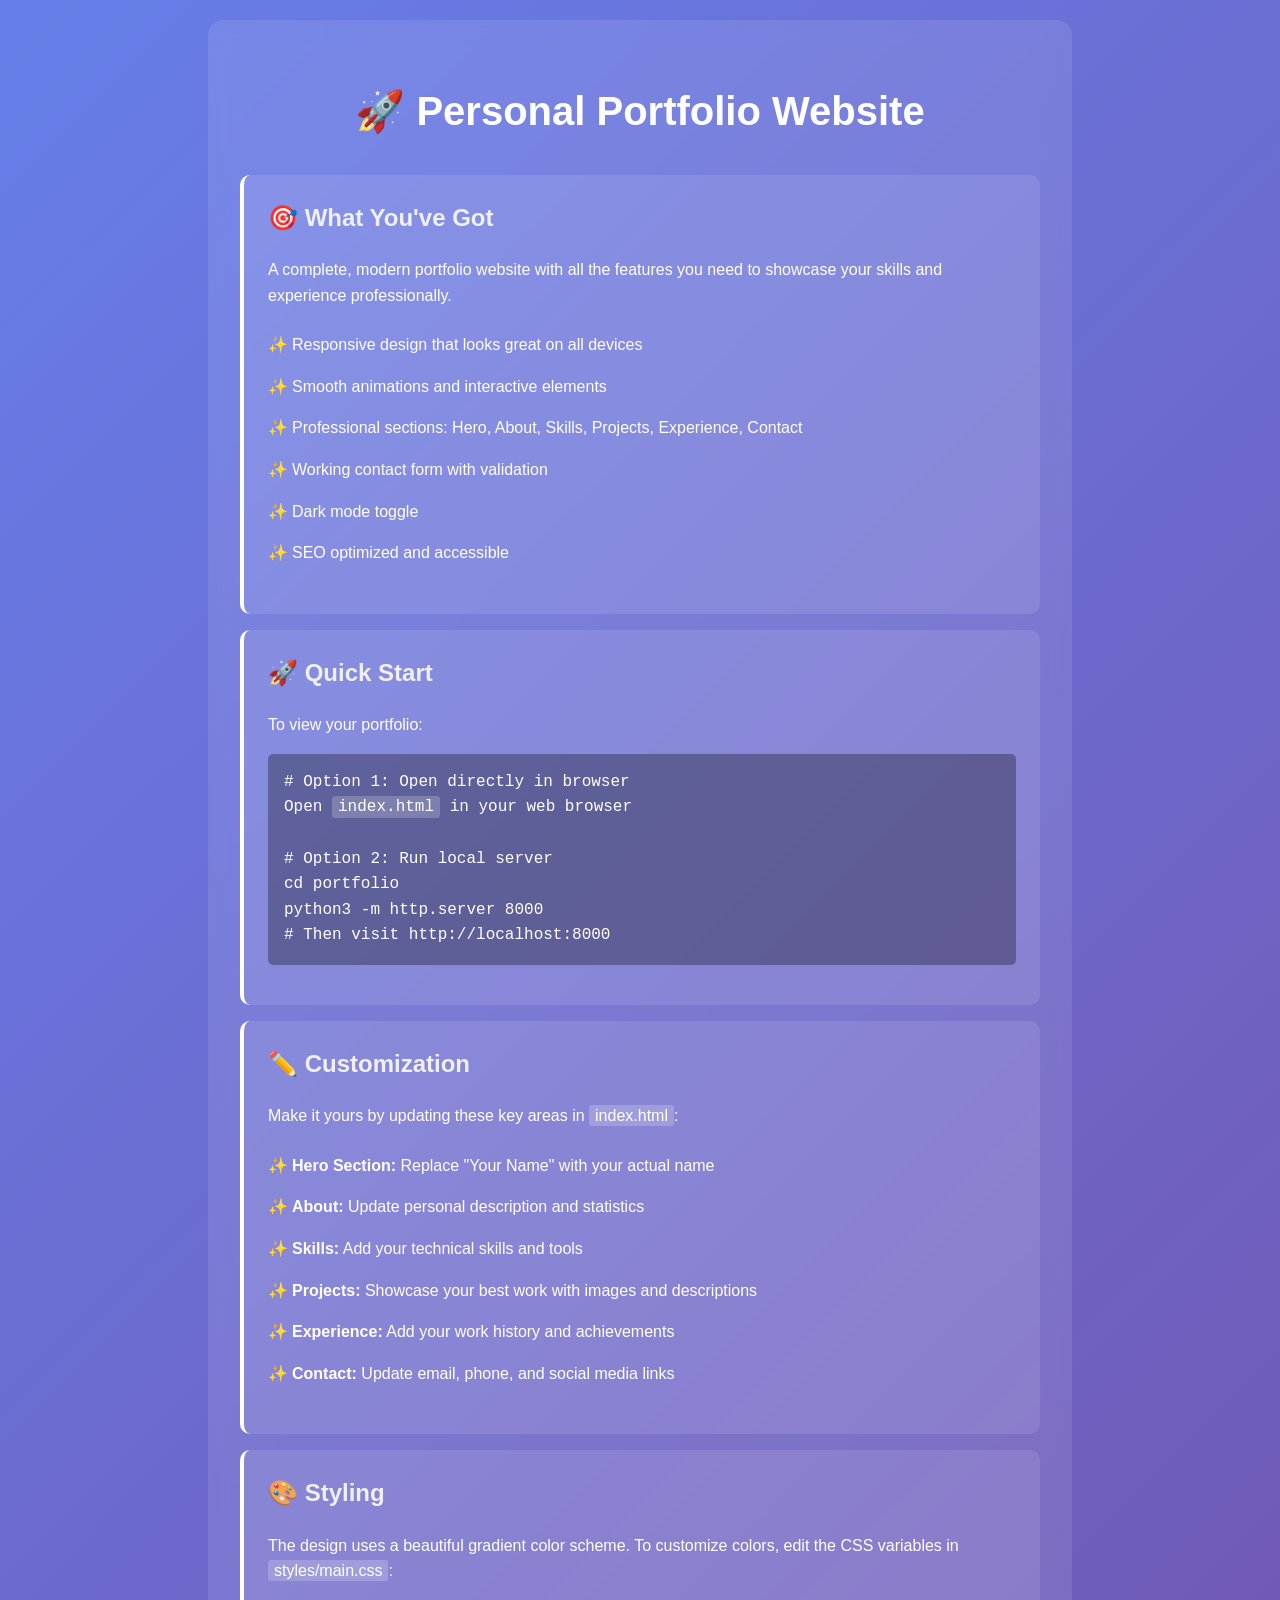
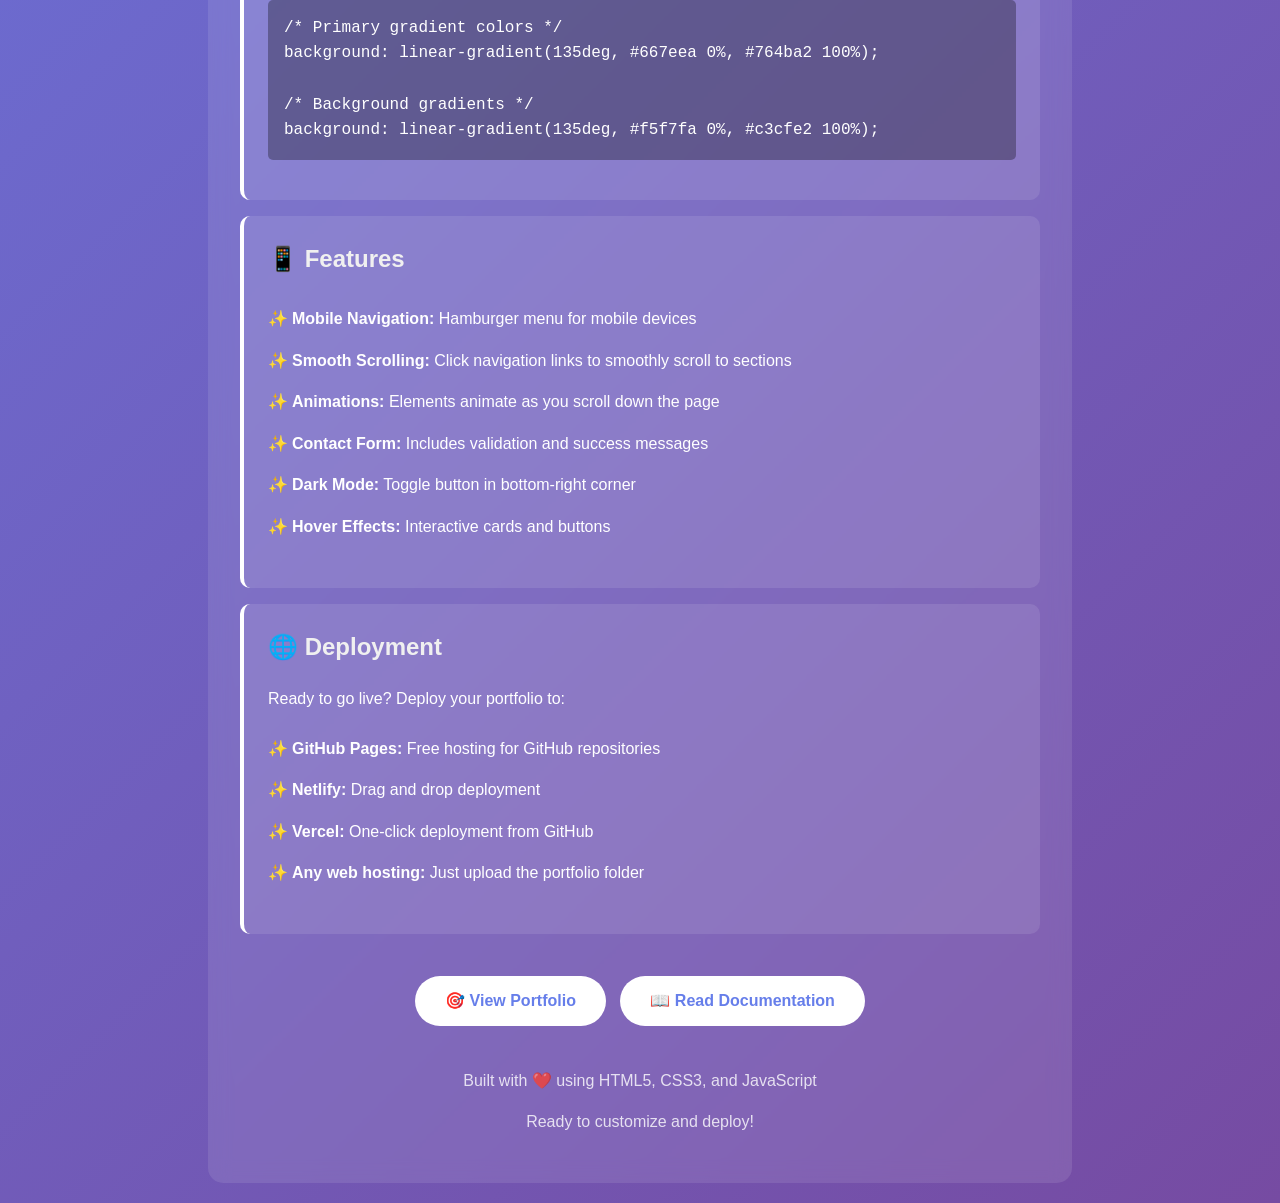
<file: portfolio/demo.html>
<!DOCTYPE html>
<html lang="en">
<head>
    <meta charset="UTF-8">
    <meta name="viewport" content="width=device-width, initial-scale=1.0">
    <title>Portfolio Demo - Quick Start Guide</title>
    <style>
        body {
            font-family: 'Arial', sans-serif;
            line-height: 1.6;
            margin: 0;
            padding: 20px;
            background: linear-gradient(135deg, #667eea 0%, #764ba2 100%);
            color: white;
            min-height: 100vh;
        }
        .container {
            max-width: 800px;
            margin: 0 auto;
            background: rgba(255, 255, 255, 0.1);
            padding: 2rem;
            border-radius: 15px;
            backdrop-filter: blur(10px);
        }
        h1 {
            text-align: center;
            margin-bottom: 2rem;
            font-size: 2.5rem;
        }
        .demo-section {
            background: rgba(255, 255, 255, 0.1);
            padding: 1.5rem;
            margin: 1rem 0;
            border-radius: 10px;
            border-left: 4px solid white;
        }
        .demo-section h2 {
            margin-top: 0;
            color: #f0f0f0;
        }
        .feature-list {
            list-style: none;
            padding: 0;
        }
        .feature-list li {
            padding: 0.5rem 0;
            padding-left: 1.5rem;
            position: relative;
        }
        .feature-list li::before {
            content: "✨";
            position: absolute;
            left: 0;
        }
        .btn {
            display: inline-block;
            background: white;
            color: #667eea;
            padding: 12px 30px;
            text-decoration: none;
            border-radius: 25px;
            font-weight: bold;
            margin: 10px 5px;
            transition: all 0.3s ease;
        }
        .btn:hover {
            transform: translateY(-2px);
            box-shadow: 0 5px 15px rgba(0, 0, 0, 0.2);
        }
        .code-block {
            background: rgba(0, 0, 0, 0.3);
            padding: 1rem;
            border-radius: 5px;
            font-family: 'Courier New', monospace;
            margin: 1rem 0;
            overflow-x: auto;
        }
        .highlight {
            background: rgba(255, 255, 255, 0.2);
            padding: 2px 6px;
            border-radius: 3px;
        }
    </style>
</head>
<body>
    <div class="container">
        <h1>🚀 Personal Portfolio Website</h1>
        
        <div class="demo-section">
            <h2>🎯 What You've Got</h2>
            <p>A complete, modern portfolio website with all the features you need to showcase your skills and experience professionally.</p>
            
            <ul class="feature-list">
                <li>Responsive design that looks great on all devices</li>
                <li>Smooth animations and interactive elements</li>
                <li>Professional sections: Hero, About, Skills, Projects, Experience, Contact</li>
                <li>Working contact form with validation</li>
                <li>Dark mode toggle</li>
                <li>SEO optimized and accessible</li>
            </ul>
        </div>

        <div class="demo-section">
            <h2>🚀 Quick Start</h2>
            <p>To view your portfolio:</p>
            <div class="code-block">
                # Option 1: Open directly in browser<br>
                Open <span class="highlight">index.html</span> in your web browser<br><br>
                
                # Option 2: Run local server<br>
                cd portfolio<br>
                python3 -m http.server 8000<br>
                # Then visit http://localhost:8000
            </div>
        </div>

        <div class="demo-section">
            <h2>✏️ Customization</h2>
            <p>Make it yours by updating these key areas in <span class="highlight">index.html</span>:</p>
            <ul class="feature-list">
                <li><strong>Hero Section:</strong> Replace "Your Name" with your actual name</li>
                <li><strong>About:</strong> Update personal description and statistics</li>
                <li><strong>Skills:</strong> Add your technical skills and tools</li>
                <li><strong>Projects:</strong> Showcase your best work with images and descriptions</li>
                <li><strong>Experience:</strong> Add your work history and achievements</li>
                <li><strong>Contact:</strong> Update email, phone, and social media links</li>
            </ul>
        </div>

        <div class="demo-section">
            <h2>🎨 Styling</h2>
            <p>The design uses a beautiful gradient color scheme. To customize colors, edit the CSS variables in <span class="highlight">styles/main.css</span>:</p>
            <div class="code-block">
                /* Primary gradient colors */<br>
                background: linear-gradient(135deg, #667eea 0%, #764ba2 100%);<br><br>
                
                /* Background gradients */<br>
                background: linear-gradient(135deg, #f5f7fa 0%, #c3cfe2 100%);
            </div>
        </div>

        <div class="demo-section">
            <h2>📱 Features</h2>
            <ul class="feature-list">
                <li><strong>Mobile Navigation:</strong> Hamburger menu for mobile devices</li>
                <li><strong>Smooth Scrolling:</strong> Click navigation links to smoothly scroll to sections</li>
                <li><strong>Animations:</strong> Elements animate as you scroll down the page</li>
                <li><strong>Contact Form:</strong> Includes validation and success messages</li>
                <li><strong>Dark Mode:</strong> Toggle button in bottom-right corner</li>
                <li><strong>Hover Effects:</strong> Interactive cards and buttons</li>
            </ul>
        </div>

        <div class="demo-section">
            <h2>🌐 Deployment</h2>
            <p>Ready to go live? Deploy your portfolio to:</p>
            <ul class="feature-list">
                <li><strong>GitHub Pages:</strong> Free hosting for GitHub repositories</li>
                <li><strong>Netlify:</strong> Drag and drop deployment</li>
                <li><strong>Vercel:</strong> One-click deployment from GitHub</li>
                <li><strong>Any web hosting:</strong> Just upload the portfolio folder</li>
            </ul>
        </div>

        <div style="text-align: center; margin-top: 2rem;">
            <a href="index.html" class="btn">🎯 View Portfolio</a>
            <a href="README.md" class="btn">📖 Read Documentation</a>
        </div>

        <div style="text-align: center; margin-top: 2rem; opacity: 0.8;">
            <p>Built with ❤️ using HTML5, CSS3, and JavaScript</p>
            <p>Ready to customize and deploy!</p>
        </div>
    </div>
</body>
</html>
</file>
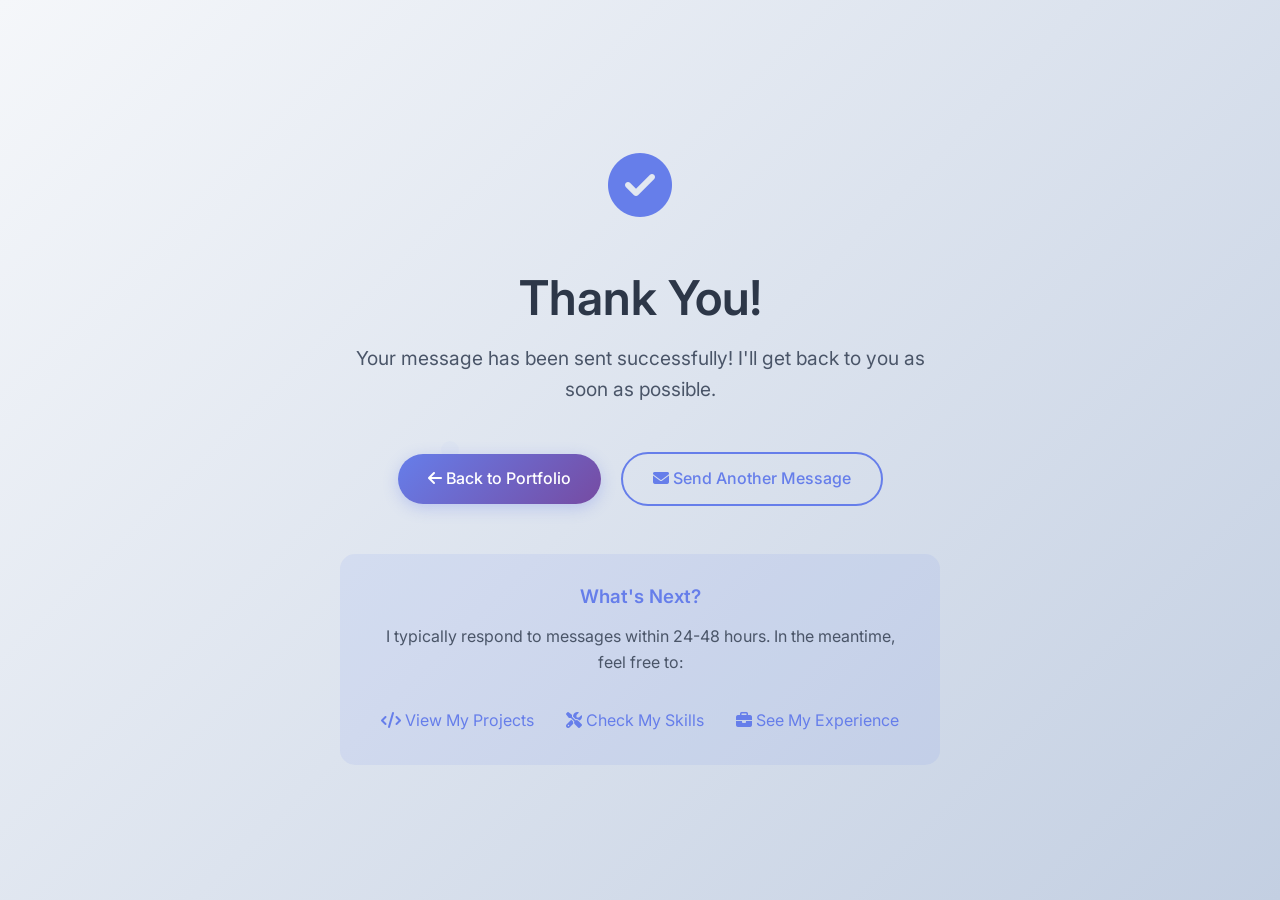
<file: portfolio/thank-you.html>
<!DOCTYPE html>
<html lang="en">
<head>
    <meta charset="UTF-8">
    <meta name="viewport" content="width=device-width, initial-scale=1.0">
    <title>Thank You - Message Sent Successfully</title>
    <link rel="stylesheet" href="styles/main.css">
    <link href="https://fonts.googleapis.com/css2?family=Inter:wght@300;400;500;600;700&display=swap" rel="stylesheet">
    <link rel="stylesheet" href="https://cdnjs.cloudflare.com/ajax/libs/font-awesome/6.4.0/css/all.min.css">
</head>
<body>
    <section class="hero" style="min-height: 100vh; display: flex; align-items: center; justify-content: center;">
        <div class="container" style="text-align: center;">
            <div style="max-width: 600px; margin: 0 auto;">
                <div style="font-size: 4rem; color: #667eea; margin-bottom: 2rem;">
                    <i class="fas fa-check-circle"></i>
                </div>
                <h1 style="font-size: 3rem; margin-bottom: 1rem; color: #2d3748;">Thank You!</h1>
                <p style="font-size: 1.2rem; color: #4a5568; margin-bottom: 2rem; line-height: 1.6;">
                    Your message has been sent successfully! I'll get back to you as soon as possible.
                </p>
                <div style="margin-top: 3rem;">
                    <a href="index.html" class="btn btn-primary" style="margin-right: 1rem;">
                        <i class="fas fa-arrow-left"></i> Back to Portfolio
                    </a>
                    <a href="index.html#contact" class="btn btn-secondary">
                        <i class="fas fa-envelope"></i> Send Another Message
                    </a>
                </div>
                
                <div style="margin-top: 3rem; padding: 2rem; background: rgba(102, 126, 234, 0.1); border-radius: 15px;">
                    <h3 style="color: #667eea; margin-bottom: 1rem;">What's Next?</h3>
                    <p style="color: #4a5568; margin-bottom: 1rem;">
                        I typically respond to messages within 24-48 hours. In the meantime, feel free to:
                    </p>
                    <div style="display: flex; justify-content: center; gap: 2rem; flex-wrap: wrap; margin-top: 2rem;">
                        <a href="index.html#projects" style="color: #667eea; text-decoration: none;">
                            <i class="fas fa-code"></i> View My Projects
                        </a>
                        <a href="index.html#skills" style="color: #667eea; text-decoration: none;">
                            <i class="fas fa-tools"></i> Check My Skills
                        </a>
                        <a href="index.html#experience" style="color: #667eea; text-decoration: none;">
                            <i class="fas fa-briefcase"></i> See My Experience
                        </a>
                    </div>
                </div>
            </div>
        </div>
    </section>
</body>
</html>
</file>
<file: portfolio/styles/main.css>
/* Reset and Base Styles */
* {
    margin: 0;
    padding: 0;
    box-sizing: border-box;
}

html {
    scroll-behavior: smooth;
}

body {
    font-family: 'Inter', sans-serif;
    line-height: 1.6;
    color: #333;
    background-color: #ffffff;
}

.container {
    max-width: 1200px;
    margin: 0 auto;
    padding: 0 2rem;
}

/* Typography */
h1, h2, h3, h4, h5, h6 {
    font-weight: 600;
    line-height: 1.2;
}

.section-title {
    font-size: 2.5rem;
    text-align: center;
    margin-bottom: 3rem;
    color: #2d3748;
    position: relative;
}

.section-title::after {
    content: '';
    position: absolute;
    bottom: -10px;
    left: 50%;
    transform: translateX(-50%);
    width: 60px;
    height: 4px;
    background: linear-gradient(135deg, #667eea 0%, #764ba2 100%);
    border-radius: 2px;
}

/* Buttons */
.btn {
    display: inline-block;
    padding: 12px 30px;
    border: none;
    border-radius: 50px;
    text-decoration: none;
    font-weight: 500;
    font-size: 1rem;
    transition: all 0.3s ease;
    cursor: pointer;
    text-align: center;
}

.btn-primary {
    background: linear-gradient(135deg, #667eea 0%, #764ba2 100%);
    color: white;
    box-shadow: 0 4px 15px rgba(102, 126, 234, 0.3);
}

.btn-primary:hover {
    transform: translateY(-2px);
    box-shadow: 0 8px 25px rgba(102, 126, 234, 0.4);
}

.btn-secondary {
    background: transparent;
    color: #667eea;
    border: 2px solid #667eea;
}

.btn-secondary:hover {
    background: #667eea;
    color: white;
    transform: translateY(-2px);
}

/* Navigation */
.navbar {
    position: fixed;
    top: 0;
    width: 100%;
    background: rgba(255, 255, 255, 0.95);
    backdrop-filter: blur(10px);
    z-index: 1000;
    transition: all 0.3s ease;
    border-bottom: 1px solid rgba(0, 0, 0, 0.1);
}

.navbar.scrolled {
    background: rgba(255, 255, 255, 0.98);
    box-shadow: 0 2px 20px rgba(0, 0, 0, 0.1);
}

.nav-container {
    max-width: 1200px;
    margin: 0 auto;
    padding: 1rem 2rem;
    display: flex;
    justify-content: space-between;
    align-items: center;
}

.nav-logo {
    font-size: 1.5rem;
    font-weight: 700;
    text-decoration: none;
    color: #2d3748;
}

.logo-text {
    background: linear-gradient(135deg, #667eea 0%, #764ba2 100%);
    -webkit-background-clip: text;
    -webkit-text-fill-color: transparent;
    background-clip: text;
}

.nav-menu {
    display: flex;
    list-style: none;
    gap: 2rem;
}

.nav-link {
    text-decoration: none;
    color: #4a5568;
    font-weight: 500;
    transition: color 0.3s ease;
    position: relative;
}

.nav-link:hover,
.nav-link.active {
    color: #667eea;
}

.nav-link::after {
    content: '';
    position: absolute;
    bottom: -5px;
    left: 0;
    width: 0;
    height: 2px;
    background: linear-gradient(135deg, #667eea 0%, #764ba2 100%);
    transition: width 0.3s ease;
}

.nav-link:hover::after,
.nav-link.active::after {
    width: 100%;
}

.nav-toggle {
    display: none;
    flex-direction: column;
    cursor: pointer;
}

.bar {
    width: 25px;
    height: 3px;
    background: #333;
    margin: 3px 0;
    transition: 0.3s;
    border-radius: 2px;
}

/* Hero Section */
.hero {
    min-height: 100vh;
    display: flex;
    align-items: center;
    background: linear-gradient(135deg, #f5f7fa 0%, #c3cfe2 100%);
    position: relative;
    overflow: hidden;
}

.hero::before {
    content: '';
    position: absolute;
    top: 0;
    left: 0;
    right: 0;
    bottom: 0;
    background: url('data:image/svg+xml,<svg xmlns="http://www.w3.org/2000/svg" viewBox="0 0 100 100"><defs><pattern id="grain" width="100" height="100" patternUnits="userSpaceOnUse"><circle cx="50" cy="50" r="1" fill="%23667eea" opacity="0.1"/></pattern></defs><rect width="100" height="100" fill="url(%23grain)"/></svg>');
    opacity: 0.3;
}

.hero-container {
    max-width: 1200px;
    margin: 0 auto;
    padding: 0 2rem;
    display: grid;
    grid-template-columns: 1fr 1fr;
    gap: 4rem;
    align-items: center;
    position: relative;
    z-index: 1;
}

.hero-content {
    animation: fadeInUp 1s ease-out;
}

.hero-title {
    font-size: 3.5rem;
    font-weight: 700;
    margin-bottom: 1rem;
    color: #2d3748;
}

.highlight {
    background: linear-gradient(135deg, #667eea 0%, #764ba2 100%);
    -webkit-background-clip: text;
    -webkit-text-fill-color: transparent;
    background-clip: text;
}

.hero-subtitle {
    font-size: 1.5rem;
    color: #667eea;
    margin-bottom: 1.5rem;
    font-weight: 500;
}

.hero-description {
    font-size: 1.1rem;
    color: #4a5568;
    margin-bottom: 2.5rem;
    line-height: 1.8;
}

.hero-buttons {
    display: flex;
    gap: 1rem;
    flex-wrap: wrap;
}

.hero-image {
    display: flex;
    justify-content: center;
    animation: fadeInRight 1s ease-out;
}

.hero-avatar {
    width: 300px;
    height: 300px;
    border-radius: 50%;
    overflow: hidden;
    border: 5px solid white;
    box-shadow: 0 20px 40px rgba(0, 0, 0, 0.1);
    position: relative;
}

.hero-avatar::before {
    content: '';
    position: absolute;
    top: -5px;
    left: -5px;
    right: -5px;
    bottom: -5px;
    background: linear-gradient(135deg, #667eea 0%, #764ba2 100%);
    border-radius: 50%;
    z-index: -1;
}

.hero-avatar img {
    width: 100%;
    height: 100%;
    object-fit: cover;
}

.scroll-indicator {
    position: absolute;
    bottom: 2rem;
    left: 50%;
    transform: translateX(-50%);
    animation: bounce 2s infinite;
}

.scroll-arrow {
    width: 30px;
    height: 30px;
    border: 2px solid #667eea;
    border-top: none;
    border-left: none;
    transform: rotate(45deg);
}

/* About Section */
.about {
    padding: 6rem 0;
    background: white;
}

.about-content {
    display: grid;
    grid-template-columns: 1fr 1fr;
    gap: 4rem;
    align-items: center;
}

.about-description {
    font-size: 1.1rem;
    color: #4a5568;
    margin-bottom: 1.5rem;
    line-height: 1.8;
}

.about-stats {
    display: grid;
    grid-template-columns: repeat(3, 1fr);
    gap: 2rem;
    margin-top: 2rem;
}

.stat {
    text-align: center;
    padding: 1.5rem;
    border-radius: 10px;
    background: linear-gradient(135deg, #f5f7fa 0%, #c3cfe2 100%);
}

.stat-number {
    display: block;
    font-size: 2.5rem;
    font-weight: 700;
    color: #667eea;
    margin-bottom: 0.5rem;
}

.stat-label {
    font-size: 0.9rem;
    color: #4a5568;
    font-weight: 500;
}

.about-image img {
    width: 100%;
    border-radius: 15px;
    box-shadow: 0 20px 40px rgba(0, 0, 0, 0.1);
}

/* Skills Section */
.skills {
    padding: 6rem 0;
    background: linear-gradient(135deg, #f5f7fa 0%, #c3cfe2 100%);
}

.skills-grid {
    display: grid;
    grid-template-columns: repeat(auto-fit, minmax(300px, 1fr));
    gap: 3rem;
}

.skill-category {
    background: white;
    padding: 2.5rem;
    border-radius: 15px;
    box-shadow: 0 10px 30px rgba(0, 0, 0, 0.1);
    transition: transform 0.3s ease;
}

.skill-category:hover {
    transform: translateY(-5px);
}

.category-title {
    font-size: 1.5rem;
    color: #2d3748;
    margin-bottom: 2rem;
    text-align: center;
}

.skills-list {
    display: grid;
    grid-template-columns: repeat(auto-fit, minmax(120px, 1fr));
    gap: 1.5rem;
}

.skill-item {
    display: flex;
    flex-direction: column;
    align-items: center;
    padding: 1.5rem;
    border-radius: 10px;
    background: #f8fafc;
    transition: all 0.3s ease;
    cursor: pointer;
}

.skill-item:hover {
    background: linear-gradient(135deg, #667eea 0%, #764ba2 100%);
    color: white;
    transform: translateY(-3px);
}

.skill-item i {
    font-size: 2rem;
    margin-bottom: 0.5rem;
    color: #667eea;
    transition: color 0.3s ease;
}

.skill-item:hover i {
    color: white;
}

.skill-item span {
    font-size: 0.9rem;
    font-weight: 500;
    text-align: center;
}

/* Projects Section */
.projects {
    padding: 6rem 0;
    background: white;
}

.projects-grid {
    display: grid;
    grid-template-columns: repeat(auto-fit, minmax(350px, 1fr));
    gap: 3rem;
}

.project-card {
    background: white;
    border-radius: 15px;
    overflow: hidden;
    box-shadow: 0 10px 30px rgba(0, 0, 0, 0.1);
    transition: all 0.3s ease;
}

.project-card:hover {
    transform: translateY(-10px);
    box-shadow: 0 20px 40px rgba(0, 0, 0, 0.15);
}

.project-image {
    position: relative;
    overflow: hidden;
}

.project-image img {
    width: 100%;
    height: 250px;
    object-fit: cover;
    transition: transform 0.3s ease;
}

.project-card:hover .project-image img {
    transform: scale(1.1);
}

.project-overlay {
    position: absolute;
    top: 0;
    left: 0;
    right: 0;
    bottom: 0;
    background: rgba(102, 126, 234, 0.9);
    display: flex;
    align-items: center;
    justify-content: center;
    gap: 1rem;
    opacity: 0;
    transition: opacity 0.3s ease;
}

.project-card:hover .project-overlay {
    opacity: 1;
}

.project-link {
    width: 50px;
    height: 50px;
    background: white;
    border-radius: 50%;
    display: flex;
    align-items: center;
    justify-content: center;
    color: #667eea;
    text-decoration: none;
    transition: transform 0.3s ease;
}

.project-link:hover {
    transform: scale(1.1);
}

.project-content {
    padding: 2rem;
}

.project-title {
    font-size: 1.5rem;
    color: #2d3748;
    margin-bottom: 1rem;
}

.project-description {
    color: #4a5568;
    line-height: 1.6;
    margin-bottom: 1.5rem;
}

.project-tech {
    display: flex;
    flex-wrap: wrap;
    gap: 0.5rem;
}

.tech-tag {
    background: linear-gradient(135deg, #667eea 0%, #764ba2 100%);
    color: white;
    padding: 0.3rem 0.8rem;
    border-radius: 20px;
    font-size: 0.8rem;
    font-weight: 500;
}

/* Experience Section */
.experience {
    padding: 6rem 0;
    background: linear-gradient(135deg, #f5f7fa 0%, #c3cfe2 100%);
}

.timeline {
    position: relative;
    max-width: 800px;
    margin: 0 auto;
}

.timeline::before {
    content: '';
    position: absolute;
    left: 50%;
    top: 0;
    bottom: 0;
    width: 2px;
    background: linear-gradient(135deg, #667eea 0%, #764ba2 100%);
    transform: translateX(-50%);
}

.timeline-item {
    position: relative;
    margin-bottom: 3rem;
    width: 50%;
}

.timeline-item:nth-child(odd) {
    left: 0;
    padding-right: 2rem;
}

.timeline-item:nth-child(even) {
    left: 50%;
    padding-left: 2rem;
}

.timeline-dot {
    position: absolute;
    width: 20px;
    height: 20px;
    background: linear-gradient(135deg, #667eea 0%, #764ba2 100%);
    border-radius: 50%;
    top: 0;
    border: 4px solid white;
    box-shadow: 0 0 0 4px rgba(102, 126, 234, 0.2);
}

.timeline-item:nth-child(odd) .timeline-dot {
    right: -10px;
}

.timeline-item:nth-child(even) .timeline-dot {
    left: -10px;
}

.timeline-content {
    background: white;
    padding: 2rem;
    border-radius: 15px;
    box-shadow: 0 10px 30px rgba(0, 0, 0, 0.1);
    position: relative;
}

.timeline-item:nth-child(odd) .timeline-content::before {
    content: '';
    position: absolute;
    right: -10px;
    top: 20px;
    width: 0;
    height: 0;
    border-left: 10px solid white;
    border-top: 10px solid transparent;
    border-bottom: 10px solid transparent;
}

.timeline-item:nth-child(even) .timeline-content::before {
    content: '';
    position: absolute;
    left: -10px;
    top: 20px;
    width: 0;
    height: 0;
    border-right: 10px solid white;
    border-top: 10px solid transparent;
    border-bottom: 10px solid transparent;
}

.timeline-title {
    font-size: 1.3rem;
    color: #2d3748;
    margin-bottom: 0.5rem;
}

.timeline-company {
    color: #667eea;
    font-weight: 600;
    margin-bottom: 0.5rem;
}

.timeline-period {
    color: #718096;
    font-size: 0.9rem;
    margin-bottom: 1rem;
}

.timeline-description {
    color: #4a5568;
    line-height: 1.6;
    margin-bottom: 1.5rem;
}

.timeline-skills {
    display: flex;
    flex-wrap: wrap;
    gap: 0.5rem;
}

.skill-badge {
    background: linear-gradient(135deg, #667eea 0%, #764ba2 100%);
    color: white;
    padding: 0.3rem 0.8rem;
    border-radius: 15px;
    font-size: 0.8rem;
    font-weight: 500;
}

/* Contact Section */
.contact {
    padding: 6rem 0;
    background: white;
}

/* Email Contact Section */
.email-contact-section {
    max-width: 600px;
    margin: 0 auto;
}

.contact-option {
    text-align: center;
    min-width: 120px;
}

.copy-email-btn:hover,
.contact-option a:hover {
    background: #667eea !important;
    color: white !important;
    transform: translateY(-2px);
    box-shadow: 0 4px 12px rgba(102, 126, 234, 0.3);
}

.email-alternatives {
    transition: all 0.3s ease;
}

.email-alternatives:hover {
    transform: translateY(-2px);
    box-shadow: 0 10px 25px rgba(0, 0, 0, 0.1);
}

.contact-content {
    display: grid;
    grid-template-columns: 1fr 1fr;
    gap: 4rem;
    align-items: start;
}

.contact-subtitle {
    font-size: 2rem;
    color: #2d3748;
    margin-bottom: 1rem;
}

.contact-description {
    color: #4a5568;
    line-height: 1.8;
    margin-bottom: 2rem;
}

.contact-methods {
    margin-bottom: 2rem;
}

.contact-method {
    display: flex;
    align-items: center;
    gap: 1rem;
    margin-bottom: 1.5rem;
    padding: 1rem;
    background: #f8fafc;
    border-radius: 10px;
    transition: all 0.3s ease;
}

.contact-method:hover {
    background: linear-gradient(135deg, #667eea 0%, #764ba2 100%);
    color: white;
}

.contact-method i {
    font-size: 1.5rem;
    color: #667eea;
    width: 30px;
    transition: color 0.3s ease;
}

.contact-method:hover i {
    color: white;
}

.contact-method h4 {
    margin-bottom: 0.2rem;
    font-size: 1rem;
}

.contact-method p {
    color: #4a5568;
    font-size: 0.9rem;
    transition: color 0.3s ease;
}

.contact-method:hover p {
    color: white;
}

.social-links {
    display: flex;
    gap: 1rem;
}

.social-link {
    width: 50px;
    height: 50px;
    background: linear-gradient(135deg, #667eea 0%, #764ba2 100%);
    color: white;
    border-radius: 50%;
    display: flex;
    align-items: center;
    justify-content: center;
    text-decoration: none;
    font-size: 1.2rem;
    transition: all 0.3s ease;
}

.social-link:hover {
    transform: translateY(-3px);
    box-shadow: 0 10px 20px rgba(102, 126, 234, 0.3);
}

.contact-form {
    background: #f8fafc;
    padding: 2.5rem;
    border-radius: 15px;
    box-shadow: 0 10px 30px rgba(0, 0, 0, 0.1);
}

.form-group {
    margin-bottom: 1.5rem;
}

.form-group label {
    display: block;
    margin-bottom: 0.5rem;
    color: #2d3748;
    font-weight: 500;
}

.form-group input,
.form-group textarea {
    width: 100%;
    padding: 1rem;
    border: 2px solid #e2e8f0;
    border-radius: 10px;
    font-size: 1rem;
    transition: border-color 0.3s ease;
    background: white;
}

.form-group input:focus,
.form-group textarea:focus {
    outline: none;
    border-color: #667eea;
    box-shadow: 0 0 0 3px rgba(102, 126, 234, 0.1);
}

.form-group textarea {
    resize: vertical;
    min-height: 120px;
}

/* Footer */
.footer {
    background: #2d3748;
    color: white;
    padding: 2rem 0;
    text-align: center;
}

.footer-content p {
    margin-bottom: 0.5rem;
}

/* Animations */
@keyframes fadeInUp {
    from {
        opacity: 0;
        transform: translateY(30px);
    }
    to {
        opacity: 1;
        transform: translateY(0);
    }
}

@keyframes fadeInRight {
    from {
        opacity: 0;
        transform: translateX(30px);
    }
    to {
        opacity: 1;
        transform: translateX(0);
    }
}

@keyframes bounce {
    0%, 20%, 50%, 80%, 100% {
        transform: translateY(0) translateX(-50%);
    }
    40% {
        transform: translateY(-10px) translateX(-50%);
    }
    60% {
        transform: translateY(-5px) translateX(-50%);
    }
}

/* Responsive Design */
@media (max-width: 768px) {
    .nav-menu {
        position: fixed;
        left: -100%;
        top: 70px;
        flex-direction: column;
        background-color: white;
        width: 100%;
        text-align: center;
        transition: 0.3s;
        box-shadow: 0 10px 27px rgba(0, 0, 0, 0.05);
        padding: 2rem 0;
    }

    .nav-menu.active {
        left: 0;
    }

    .nav-toggle {
        display: flex;
    }

    .nav-toggle.active .bar:nth-child(2) {
        opacity: 0;
    }

    .nav-toggle.active .bar:nth-child(1) {
        transform: translateY(8px) rotate(45deg);
    }

    .nav-toggle.active .bar:nth-child(3) {
        transform: translateY(-8px) rotate(-45deg);
    }

    .hero-container {
        grid-template-columns: 1fr;
        gap: 2rem;
        text-align: center;
    }

    .hero-title {
        font-size: 2.5rem;
    }

    .hero-buttons {
        justify-content: center;
    }

    .about-content {
        grid-template-columns: 1fr;
        gap: 2rem;
    }

    .about-stats {
        grid-template-columns: 1fr;
        gap: 1rem;
    }

    .skills-grid {
        grid-template-columns: 1fr;
        gap: 2rem;
    }

    .projects-grid {
        grid-template-columns: 1fr;
        gap: 2rem;
    }

    .timeline::before {
        left: 20px;
    }

    .timeline-item {
        width: 100%;
        left: 0 !important;
        padding-left: 3rem !important;
        padding-right: 0 !important;
    }

    .timeline-dot {
        left: 10px !important;
        right: auto !important;
    }

    .timeline-content::before {
        left: -10px !important;
        right: auto !important;
        border-right: 10px solid white !important;
        border-left: none !important;
    }

    .contact-content {
        grid-template-columns: 1fr;
        gap: 2rem;
    }

    .section-title {
        font-size: 2rem;
    }

    .container {
        padding: 0 1rem;
    }
}

@media (max-width: 480px) {
    .hero-title {
        font-size: 2rem;
    }

    .hero-subtitle {
        font-size: 1.2rem;
    }

    .btn {
        padding: 10px 20px;
        font-size: 0.9rem;
    }

    .hero-avatar {
        width: 250px;
        height: 250px;
    }

    .skill-category {
        padding: 1.5rem;
    }

    .project-content {
        padding: 1.5rem;
    }

    .timeline-content {
        padding: 1.5rem;
    }

    .contact-form {
        padding: 1.5rem;
    }
}

/* Utility Classes */
.text-center {
    text-align: center;
}

.mb-1 { margin-bottom: 0.5rem; }
.mb-2 { margin-bottom: 1rem; }
.mb-3 { margin-bottom: 1.5rem; }
.mb-4 { margin-bottom: 2rem; }

.mt-1 { margin-top: 0.5rem; }
.mt-2 { margin-top: 1rem; }
.mt-3 { margin-top: 1.5rem; }
.mt-4 { margin-top: 2rem; }

/* Scroll animations */
.fade-in {
    opacity: 0;
    transform: translateY(30px);
    transition: all 0.6s ease;
}

.fade-in.visible {
    opacity: 1;
    transform: translateY(0);
}

.slide-in-left {
    opacity: 0;
    transform: translateX(-50px);
    transition: all 0.6s ease;
}

.slide-in-left.visible {
    opacity: 1;
    transform: translateX(0);
}

.slide-in-right {
    opacity: 0;
    transform: translateX(50px);
    transition: all 0.6s ease;
}

.slide-in-right.visible {
    opacity: 1;
    transform: translateX(0);
}
</file>
